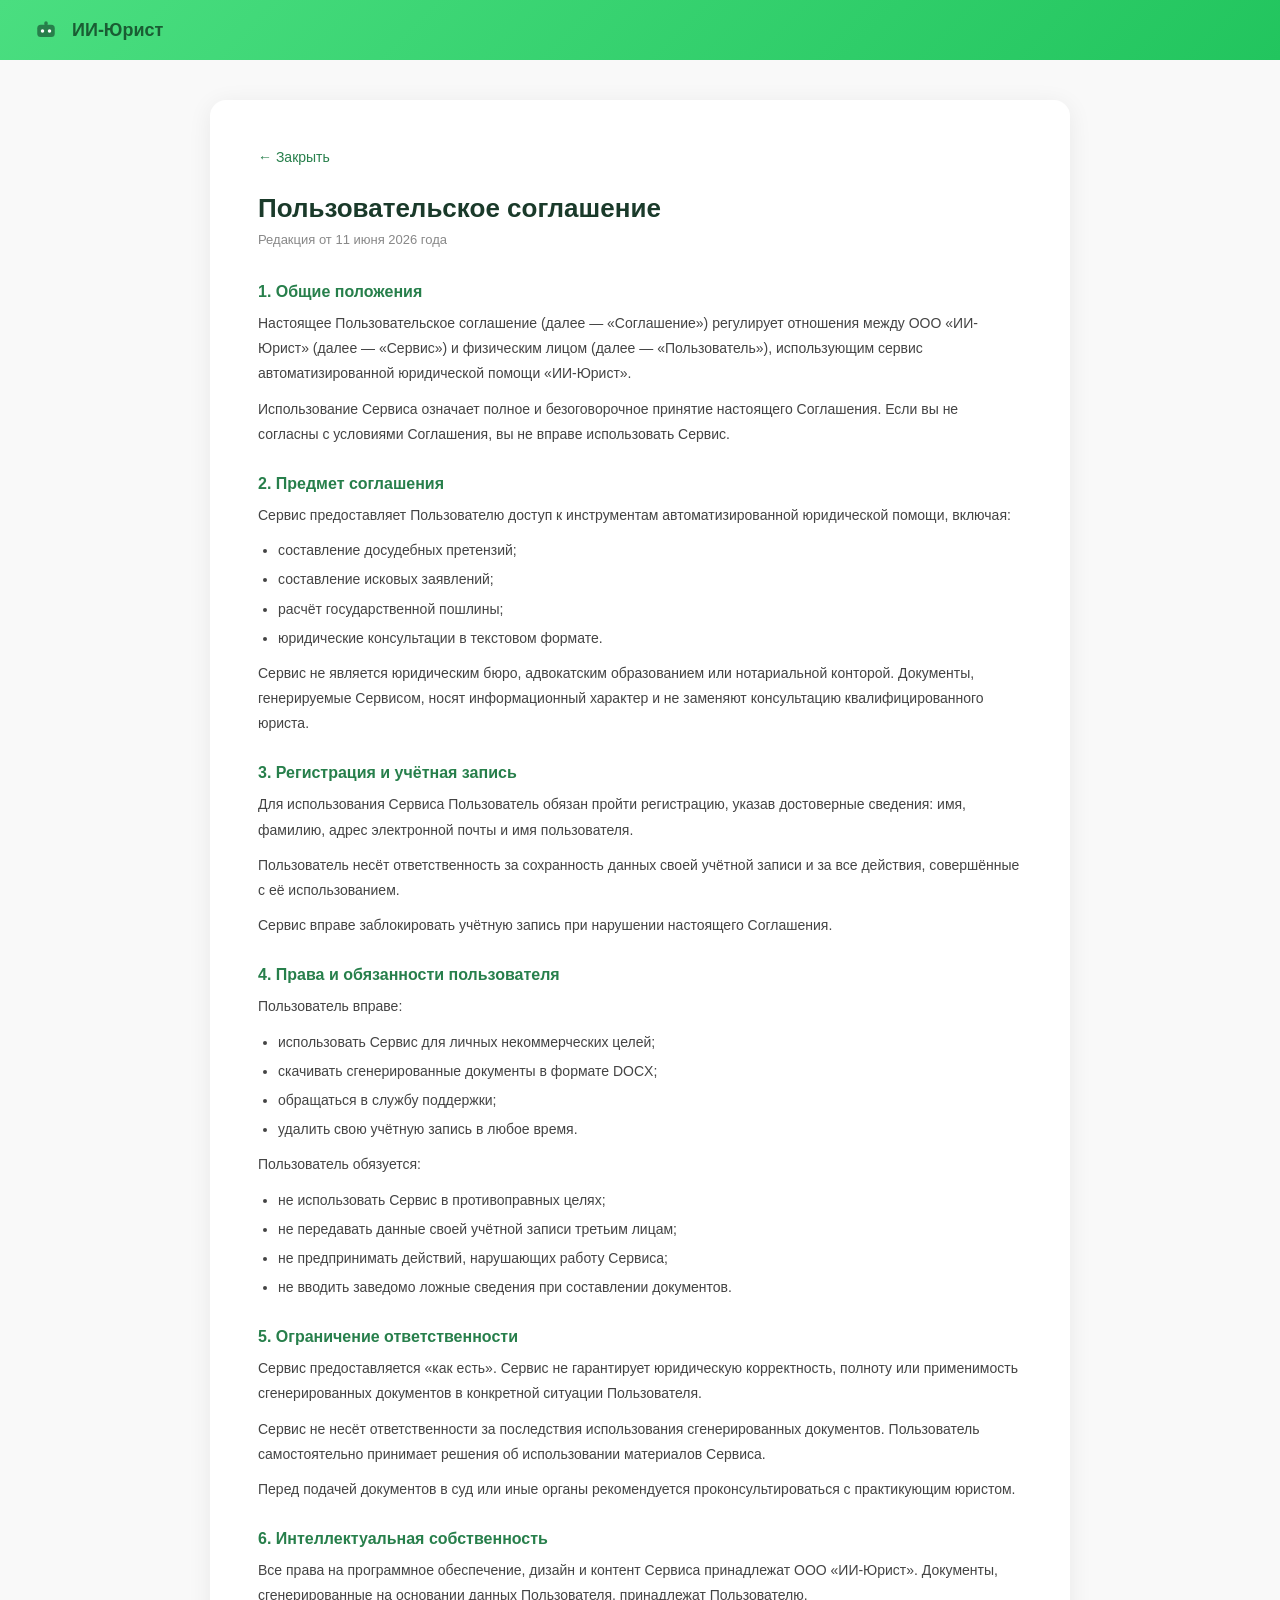
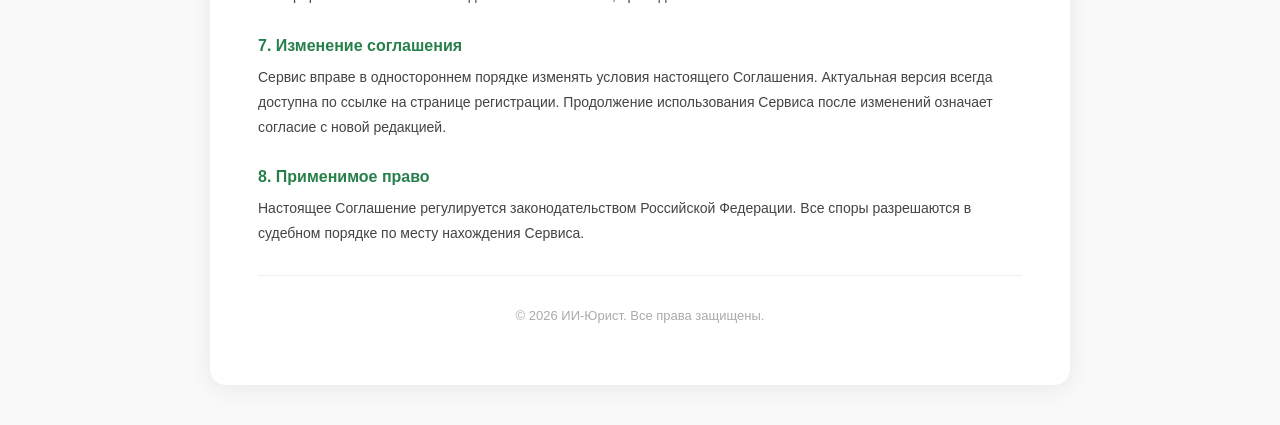
<file: frontend/agreement.html>
<!DOCTYPE html>
<html lang="ru">
<head>
  <meta charset="UTF-8"/>
  <meta name="viewport" content="width=device-width, initial-scale=1.0"/>
  <title>Пользовательское соглашение — ИИ-Юрист</title>
  <style>
    * { box-sizing: border-box; margin: 0; padding: 0; }
    body { font-family: 'Segoe UI', sans-serif; background: #f9f9f9; color: #333; }
    .header {
      background: linear-gradient(135deg, #4ade80, #22c55e);
      padding: 16px 32px;
      display: flex; align-items: center; gap: 12px;
    }
    .header-title { font-size: 18px; font-weight: 700; color: #1a5c33; }
    .container { max-width: 860px; margin: 40px auto; background: #fff;
      border-radius: 16px; padding: 48px; box-shadow: 0 4px 24px rgba(0,0,0,.07); }
    h1 { font-size: 26px; font-weight: 700; color: #1a3a2a; margin-bottom: 8px; }
    .date { font-size: 13px; color: #888; margin-bottom: 36px; }
    h2 { font-size: 16px; font-weight: 600; color: #277F4B; margin: 28px 0 10px; }
    p { font-size: 14px; line-height: 1.8; color: #444; margin-bottom: 10px; }
    ul { padding-left: 20px; margin-bottom: 10px; }
    ul li { font-size: 14px; line-height: 1.8; color: #444; margin-bottom: 4px; }
    .back-btn {
      display: inline-flex; align-items: center; gap: 6px;
      margin-bottom: 28px; color: #277F4B; font-size: 14px;
      font-weight: 500; cursor: pointer; text-decoration: none;
      background: none; border: none; font-family: inherit;
    }
    .back-btn:hover { text-decoration: underline; }
    hr { border: none; border-top: 1px solid #eee; margin: 28px 0; }
  </style>
</head>
<body>
  <div class="header">
    <svg width="28" height="28" viewBox="0 0 32 32" fill="#277F4B">
      <rect x="6" y="10" width="20" height="14" rx="4"/>
      <rect x="10" y="15" width="4" height="4" rx="2" fill="white"/>
      <rect x="18" y="15" width="4" height="4" rx="2" fill="white"/>
      <rect x="14" y="6" width="4" height="5" rx="2"/>
    </svg>
    <span class="header-title">ИИ-Юрист</span>
  </div>

  <div class="container">
    <button class="back-btn" onclick="window.close()">← Закрыть</button>
    <h1>Пользовательское соглашение</h1>
    <div class="date">Редакция от 11 июня 2026 года</div>

    <h2>1. Общие положения</h2>
    <p>Настоящее Пользовательское соглашение (далее — «Соглашение») регулирует отношения между ООО «ИИ-Юрист» (далее — «Сервис») и физическим лицом (далее — «Пользователь»), использующим сервис автоматизированной юридической помощи «ИИ-Юрист».</p>
    <p>Использование Сервиса означает полное и безоговорочное принятие настоящего Соглашения. Если вы не согласны с условиями Соглашения, вы не вправе использовать Сервис.</p>

    <h2>2. Предмет соглашения</h2>
    <p>Сервис предоставляет Пользователю доступ к инструментам автоматизированной юридической помощи, включая:</p>
    <ul>
      <li>составление досудебных претензий;</li>
      <li>составление исковых заявлений;</li>
      <li>расчёт государственной пошлины;</li>
      <li>юридические консультации в текстовом формате.</li>
    </ul>
    <p>Сервис не является юридическим бюро, адвокатским образованием или нотариальной конторой. Документы, генерируемые Сервисом, носят информационный характер и не заменяют консультацию квалифицированного юриста.</p>

    <h2>3. Регистрация и учётная запись</h2>
    <p>Для использования Сервиса Пользователь обязан пройти регистрацию, указав достоверные сведения: имя, фамилию, адрес электронной почты и имя пользователя.</p>
    <p>Пользователь несёт ответственность за сохранность данных своей учётной записи и за все действия, совершённые с её использованием.</p>
    <p>Сервис вправе заблокировать учётную запись при нарушении настоящего Соглашения.</p>

    <h2>4. Права и обязанности пользователя</h2>
    <p>Пользователь вправе:</p>
    <ul>
      <li>использовать Сервис для личных некоммерческих целей;</li>
      <li>скачивать сгенерированные документы в формате DOCX;</li>
      <li>обращаться в службу поддержки;</li>
      <li>удалить свою учётную запись в любое время.</li>
    </ul>
    <p>Пользователь обязуется:</p>
    <ul>
      <li>не использовать Сервис в противоправных целях;</li>
      <li>не передавать данные своей учётной записи третьим лицам;</li>
      <li>не предпринимать действий, нарушающих работу Сервиса;</li>
      <li>не вводить заведомо ложные сведения при составлении документов.</li>
    </ul>

    <h2>5. Ограничение ответственности</h2>
    <p>Сервис предоставляется «как есть». Сервис не гарантирует юридическую корректность, полноту или применимость сгенерированных документов в конкретной ситуации Пользователя.</p>
    <p>Сервис не несёт ответственности за последствия использования сгенерированных документов. Пользователь самостоятельно принимает решения об использовании материалов Сервиса.</p>
    <p>Перед подачей документов в суд или иные органы рекомендуется проконсультироваться с практикующим юристом.</p>

    <h2>6. Интеллектуальная собственность</h2>
    <p>Все права на программное обеспечение, дизайн и контент Сервиса принадлежат ООО «ИИ-Юрист». Документы, сгенерированные на основании данных Пользователя, принадлежат Пользователю.</p>

    <h2>7. Изменение соглашения</h2>
    <p>Сервис вправе в одностороннем порядке изменять условия настоящего Соглашения. Актуальная версия всегда доступна по ссылке на странице регистрации. Продолжение использования Сервиса после изменений означает согласие с новой редакцией.</p>

    <h2>8. Применимое право</h2>
    <p>Настоящее Соглашение регулируется законодательством Российской Федерации. Все споры разрешаются в судебном порядке по месту нахождения Сервиса.</p>

    <hr/>
    <p style="font-size:13px;color:#aaa;text-align:center;">© 2026 ИИ-Юрист. Все права защищены.</p>
  </div>
</body>
</html>
</file>
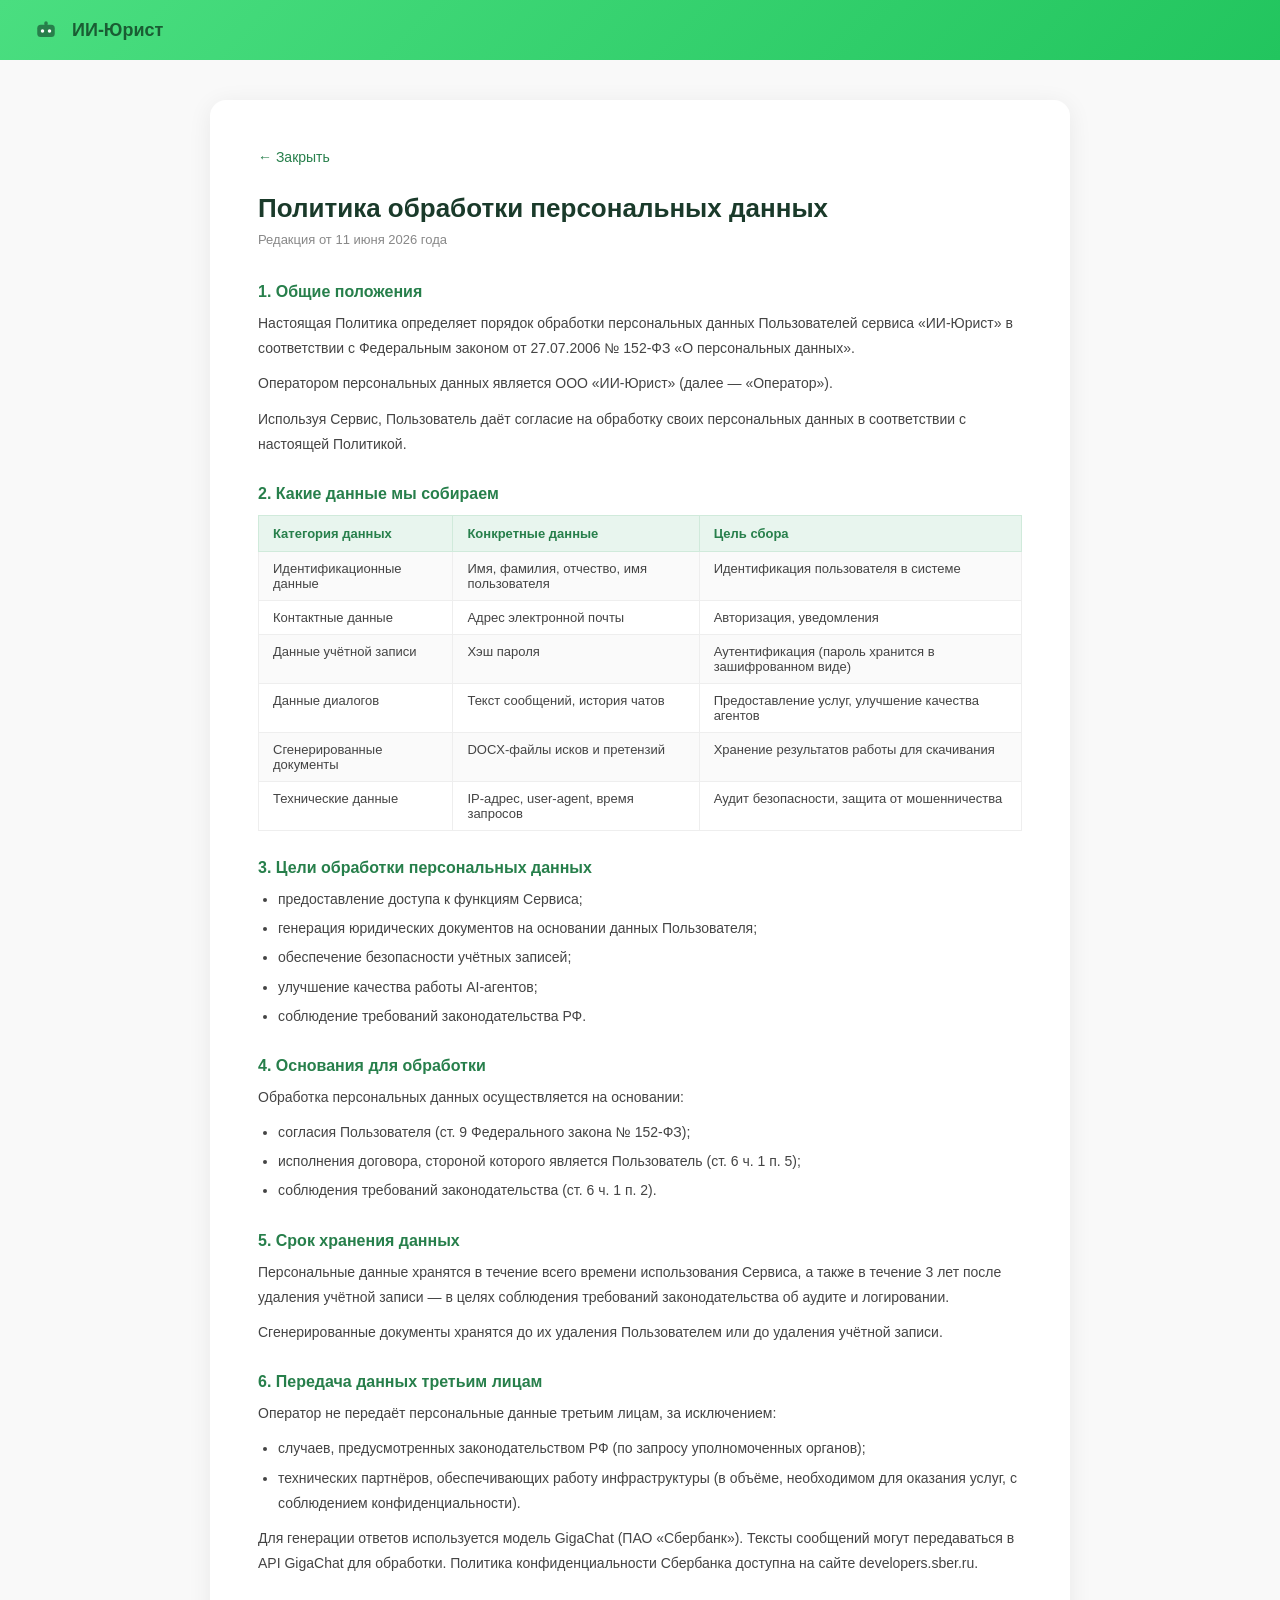
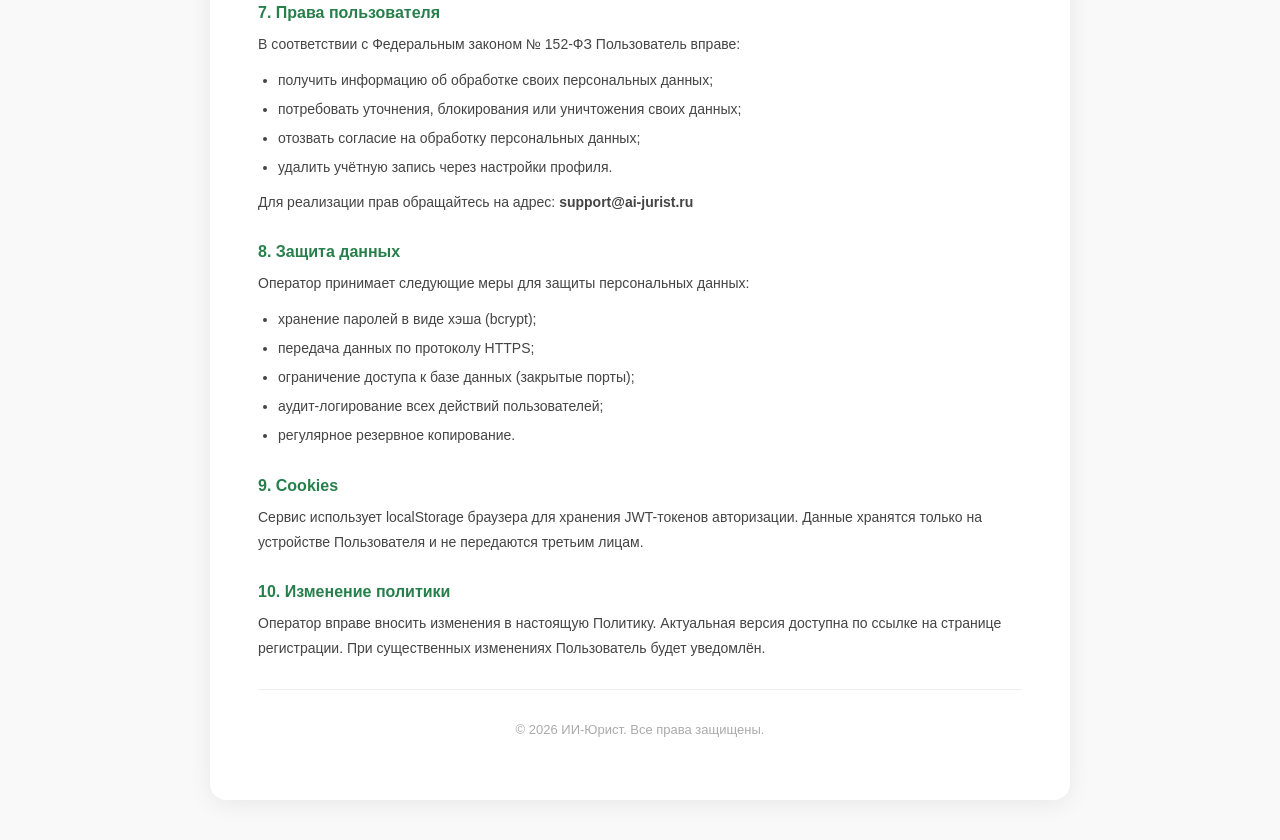
<file: frontend/privacy.html>
<!DOCTYPE html>
<html lang="ru">
<head>
  <meta charset="UTF-8"/>
  <meta name="viewport" content="width=device-width, initial-scale=1.0"/>
  <title>Политика обработки персональных данных — ИИ-Юрист</title>
  <style>
    * { box-sizing: border-box; margin: 0; padding: 0; }
    body { font-family: 'Segoe UI', sans-serif; background: #f9f9f9; color: #333; }
    .header {
      background: linear-gradient(135deg, #4ade80, #22c55e);
      padding: 16px 32px;
      display: flex; align-items: center; gap: 12px;
    }
    .header-title { font-size: 18px; font-weight: 700; color: #1a5c33; }
    .container { max-width: 860px; margin: 40px auto; background: #fff;
      border-radius: 16px; padding: 48px; box-shadow: 0 4px 24px rgba(0,0,0,.07); }
    h1 { font-size: 26px; font-weight: 700; color: #1a3a2a; margin-bottom: 8px; }
    .date { font-size: 13px; color: #888; margin-bottom: 36px; }
    h2 { font-size: 16px; font-weight: 600; color: #277F4B; margin: 28px 0 10px; }
    p { font-size: 14px; line-height: 1.8; color: #444; margin-bottom: 10px; }
    ul { padding-left: 20px; margin-bottom: 10px; }
    ul li { font-size: 14px; line-height: 1.8; color: #444; margin-bottom: 4px; }
    .back-btn {
      display: inline-flex; align-items: center; gap: 6px;
      margin-bottom: 28px; color: #277F4B; font-size: 14px;
      font-weight: 500; cursor: pointer; text-decoration: none;
      background: none; border: none; font-family: inherit;
    }
    .back-btn:hover { text-decoration: underline; }
    table { width: 100%; border-collapse: collapse; margin: 12px 0 20px; font-size: 13px; }
    th { background: #E8F5EE; color: #277F4B; padding: 10px 14px; text-align: left; font-weight: 600; border: 1px solid #d0eadb; }
    td { padding: 9px 14px; border: 1px solid #eee; color: #444; vertical-align: top; }
    tr:nth-child(even) td { background: #fafafa; }
    hr { border: none; border-top: 1px solid #eee; margin: 28px 0; }
  </style>
</head>
<body>
  <div class="header">
    <svg width="28" height="28" viewBox="0 0 32 32" fill="#277F4B">
      <rect x="6" y="10" width="20" height="14" rx="4"/>
      <rect x="10" y="15" width="4" height="4" rx="2" fill="white"/>
      <rect x="18" y="15" width="4" height="4" rx="2" fill="white"/>
      <rect x="14" y="6" width="4" height="5" rx="2"/>
    </svg>
    <span class="header-title">ИИ-Юрист</span>
  </div>

  <div class="container">
    <button class="back-btn" onclick="window.close()">← Закрыть</button>
    <h1>Политика обработки персональных данных</h1>
    <div class="date">Редакция от 11 июня 2026 года</div>

    <h2>1. Общие положения</h2>
    <p>Настоящая Политика определяет порядок обработки персональных данных Пользователей сервиса «ИИ-Юрист» в соответствии с Федеральным законом от 27.07.2006 № 152-ФЗ «О персональных данных».</p>
    <p>Оператором персональных данных является ООО «ИИ-Юрист» (далее — «Оператор»).</p>
    <p>Используя Сервис, Пользователь даёт согласие на обработку своих персональных данных в соответствии с настоящей Политикой.</p>

    <h2>2. Какие данные мы собираем</h2>
    <table>
      <tr>
        <th>Категория данных</th>
        <th>Конкретные данные</th>
        <th>Цель сбора</th>
      </tr>
      <tr>
        <td>Идентификационные данные</td>
        <td>Имя, фамилия, отчество, имя пользователя</td>
        <td>Идентификация пользователя в системе</td>
      </tr>
      <tr>
        <td>Контактные данные</td>
        <td>Адрес электронной почты</td>
        <td>Авторизация, уведомления</td>
      </tr>
      <tr>
        <td>Данные учётной записи</td>
        <td>Хэш пароля</td>
        <td>Аутентификация (пароль хранится в зашифрованном виде)</td>
      </tr>
      <tr>
        <td>Данные диалогов</td>
        <td>Текст сообщений, история чатов</td>
        <td>Предоставление услуг, улучшение качества агентов</td>
      </tr>
      <tr>
        <td>Сгенерированные документы</td>
        <td>DOCX-файлы исков и претензий</td>
        <td>Хранение результатов работы для скачивания</td>
      </tr>
      <tr>
        <td>Технические данные</td>
        <td>IP-адрес, user-agent, время запросов</td>
        <td>Аудит безопасности, защита от мошенничества</td>
      </tr>
    </table>

    <h2>3. Цели обработки персональных данных</h2>
    <ul>
      <li>предоставление доступа к функциям Сервиса;</li>
      <li>генерация юридических документов на основании данных Пользователя;</li>
      <li>обеспечение безопасности учётных записей;</li>
      <li>улучшение качества работы AI-агентов;</li>
      <li>соблюдение требований законодательства РФ.</li>
    </ul>

    <h2>4. Основания для обработки</h2>
    <p>Обработка персональных данных осуществляется на основании:</p>
    <ul>
      <li>согласия Пользователя (ст. 9 Федерального закона № 152-ФЗ);</li>
      <li>исполнения договора, стороной которого является Пользователь (ст. 6 ч. 1 п. 5);</li>
      <li>соблюдения требований законодательства (ст. 6 ч. 1 п. 2).</li>
    </ul>

    <h2>5. Срок хранения данных</h2>
    <p>Персональные данные хранятся в течение всего времени использования Сервиса, а также в течение 3 лет после удаления учётной записи — в целях соблюдения требований законодательства об аудите и логировании.</p>
    <p>Сгенерированные документы хранятся до их удаления Пользователем или до удаления учётной записи.</p>

    <h2>6. Передача данных третьим лицам</h2>
    <p>Оператор не передаёт персональные данные третьим лицам, за исключением:</p>
    <ul>
      <li>случаев, предусмотренных законодательством РФ (по запросу уполномоченных органов);</li>
      <li>технических партнёров, обеспечивающих работу инфраструктуры (в объёме, необходимом для оказания услуг, с соблюдением конфиденциальности).</li>
    </ul>
    <p>Для генерации ответов используется модель GigaChat (ПАО «Сбербанк»). Тексты сообщений могут передаваться в API GigaChat для обработки. Политика конфиденциальности Сбербанка доступна на сайте developers.sber.ru.</p>

    <h2>7. Права пользователя</h2>
    <p>В соответствии с Федеральным законом № 152-ФЗ Пользователь вправе:</p>
    <ul>
      <li>получить информацию об обработке своих персональных данных;</li>
      <li>потребовать уточнения, блокирования или уничтожения своих данных;</li>
      <li>отозвать согласие на обработку персональных данных;</li>
      <li>удалить учётную запись через настройки профиля.</li>
    </ul>
    <p>Для реализации прав обращайтесь на адрес: <strong>support@ai-jurist.ru</strong></p>

    <h2>8. Защита данных</h2>
    <p>Оператор принимает следующие меры для защиты персональных данных:</p>
    <ul>
      <li>хранение паролей в виде хэша (bcrypt);</li>
      <li>передача данных по протоколу HTTPS;</li>
      <li>ограничение доступа к базе данных (закрытые порты);</li>
      <li>аудит-логирование всех действий пользователей;</li>
      <li>регулярное резервное копирование.</li>
    </ul>

    <h2>9. Cookies</h2>
    <p>Сервис использует localStorage браузера для хранения JWT-токенов авторизации. Данные хранятся только на устройстве Пользователя и не передаются третьим лицам.</p>

    <h2>10. Изменение политики</h2>
    <p>Оператор вправе вносить изменения в настоящую Политику. Актуальная версия доступна по ссылке на странице регистрации. При существенных изменениях Пользователь будет уведомлён.</p>

    <hr/>
    <p style="font-size:13px;color:#aaa;text-align:center;">© 2026 ИИ-Юрист. Все права защищены.</p>
  </div>
</body>
</html>
</file>
